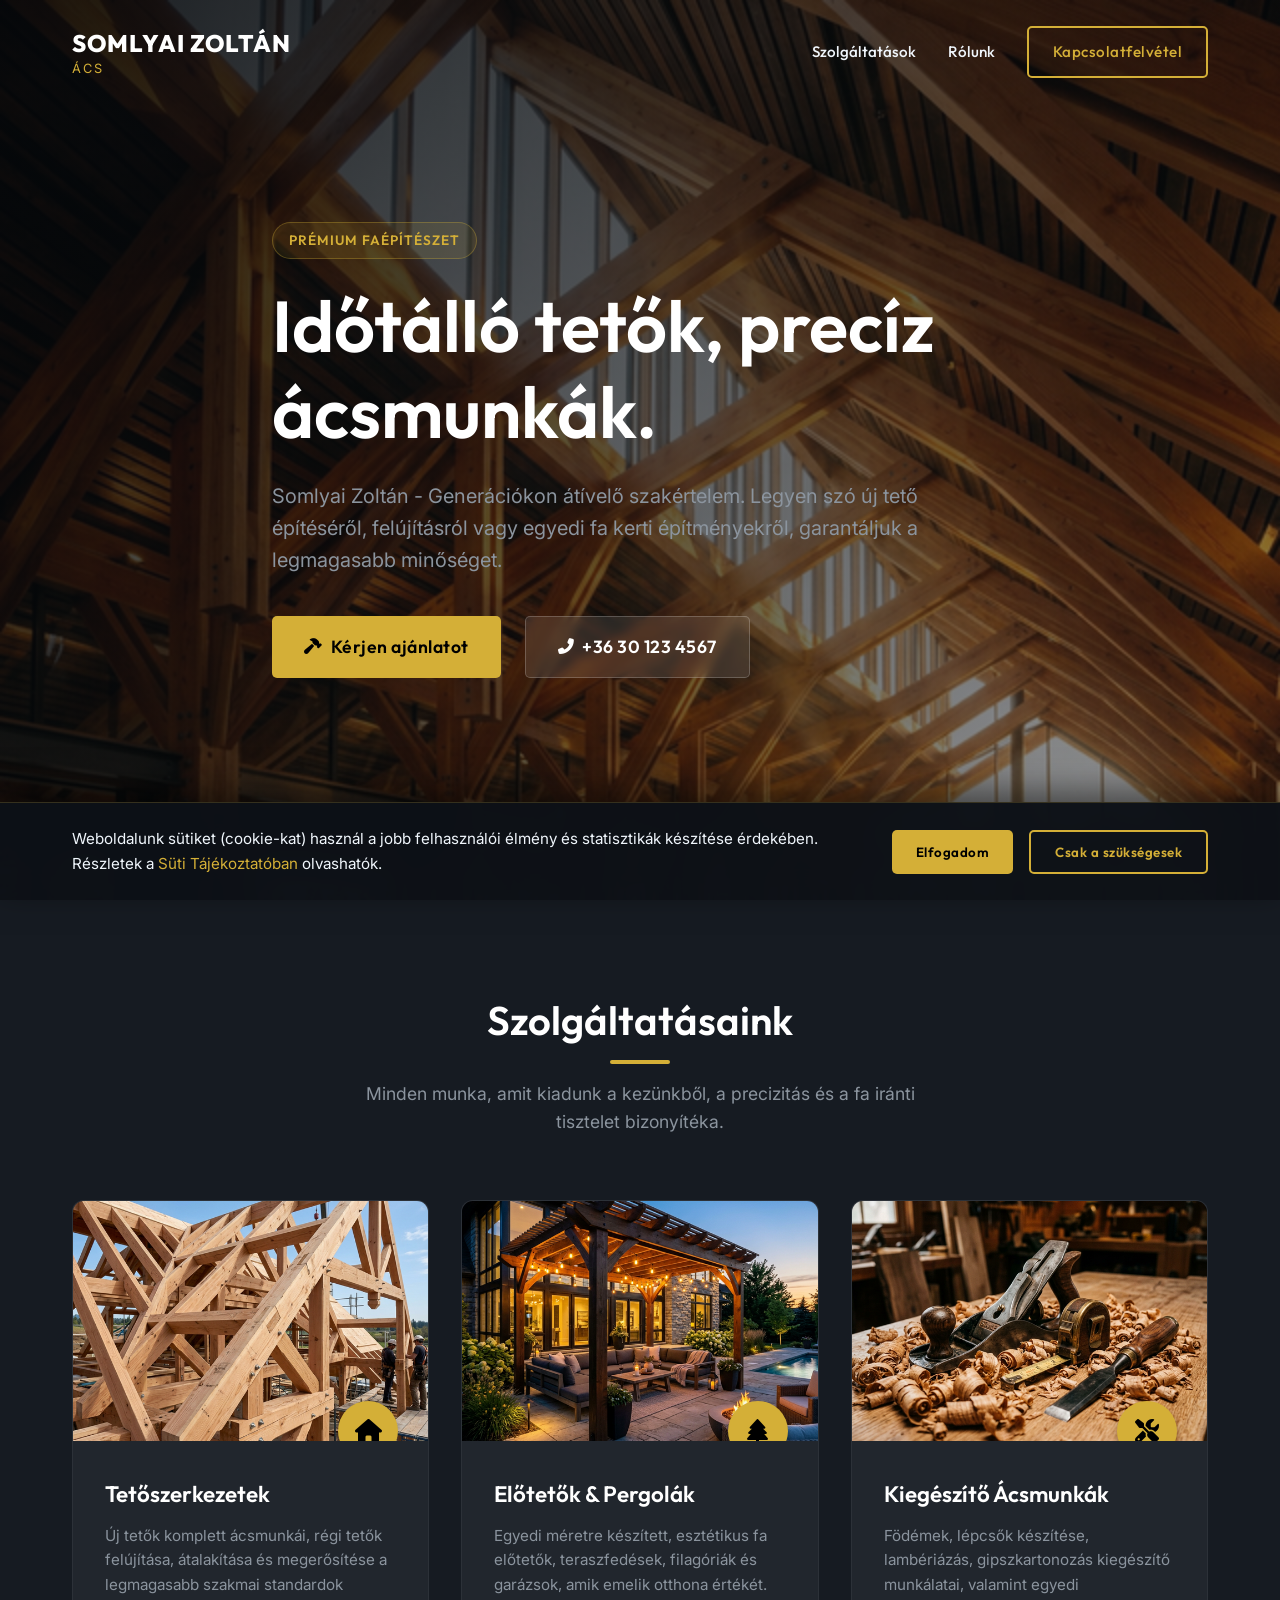
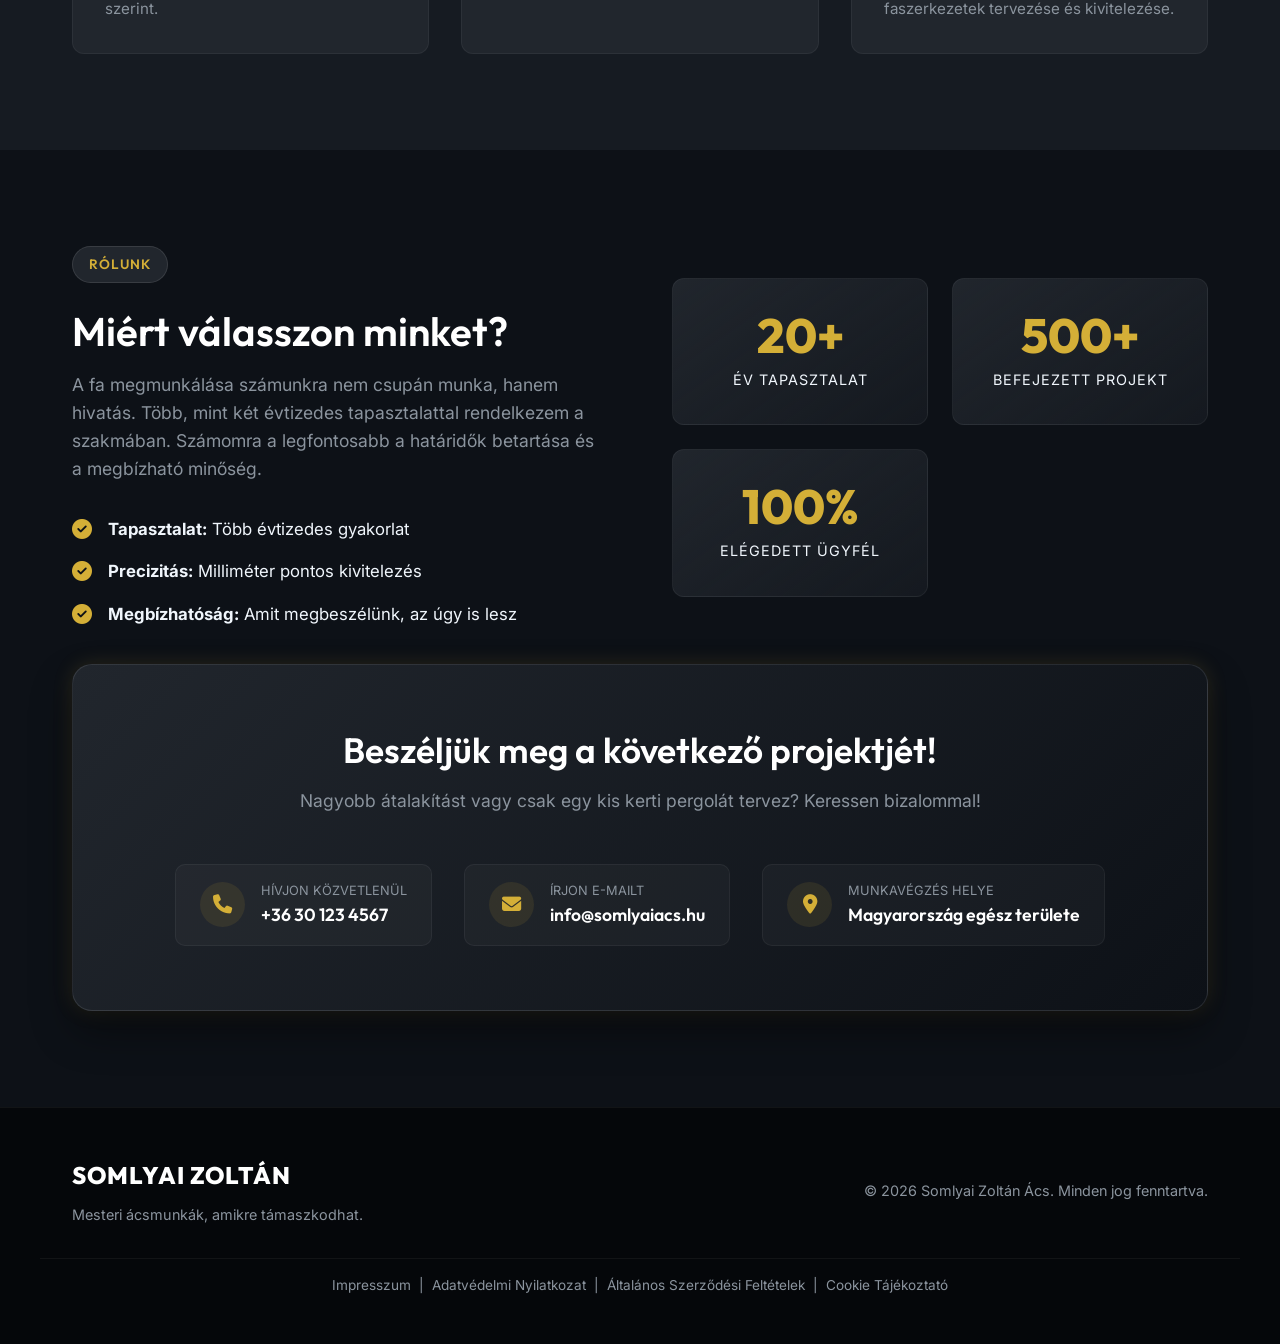
<file: index.html>
<!DOCTYPE html>
<html lang="hu">

<head>
    <meta charset="UTF-8">
    <meta name="viewport" content="width=device-width, initial-scale=1.0">
    <title>Somlyai Zoltán | Mesteri Ácsmunkák és Tetőszerkezetek</title>
    <meta name="description"
        content="Minőségi ácsmunkák, tetőszerkezetek készítése és felújítása, előtetők építése. Forduljon Somlyai Zoltánhoz bizalommal a precíz és időtálló faépítményekért!">
    <meta name="keywords" content="ács, ácsmunka, tetőszerkezet, előtető, filagória, tetőfelújítás, faépítmény">
    <meta name="author" content="Somlyai Zoltán">
    <link rel="canonical" href="https://somlyaiacs.hu/">

    <!-- Open Graph (Facebook/LinkedIn) -->
    <meta property="og:type" content="website">
    <meta property="og:url" content="https://somlyaiacs.hu/">
    <meta property="og:title" content="Somlyai Zoltán | Mesteri Ácsmunkák és Tetőszerkezetek">
    <meta property="og:description"
        content="Minőségi ácsmunkák, tetőszerkezetek készítése és felújítása, előtetők építése. Precíz és időtálló faépítmények.">
    <meta property="og:image" content="https://somlyaiacs.hu/images/hero_bg_1773068488804.png">

    <!-- Twitter Card -->
    <meta name="twitter:card" content="summary_large_image">
    <meta name="twitter:title" content="Somlyai Zoltán | Mesteri Ácsmunkák és Tetőszerkezetek">
    <meta name="twitter:description" content="Minőségi ácsmunkák, tetőszerkezetek, előtetők. Precíz kivitelezés.">
    <meta name="twitter:image" content="https://somlyaiacs.hu/images/hero_bg_1773068488804.png">

    <!-- JSON-LD Structured Data -->
    <script type="application/ld+json">
    {
      "@context": "https://schema.org",
      "@type": "Carpenter",
      "name": "Somlyai Zoltán Ács",
      "image": "https://somlyaiacs.hu/images/hero_bg_1773068488804.png",
      "url": "https://somlyaiacs.hu/",
      "telephone": "+36301234567",
      "email": "info@somlyaiacs.hu",
      "description": "Mesteri ácsmunkák, tetőszerkezetek és egyedi faépítmények készítése.",
      "address": {
        "@type": "PostalAddress",
        "addressCountry": "HU"
      },
      "areaServed": "Hungary"
    }
    </script>

    <!-- Google Fonts -->
    <link rel="preconnect" href="https://fonts.googleapis.com">
    <link rel="preconnect" href="https://fonts.gstatic.com" crossorigin>
    <link
        href="https://fonts.googleapis.com/css2?family=Inter:wght@400;500;600&family=Outfit:wght@300;400;600;800&display=swap"
        rel="stylesheet">

    <!-- Icons -->
    <link rel="stylesheet" href="https://cdnjs.cloudflare.com/ajax/libs/font-awesome/6.4.0/css/all.min.css">

    <!-- Custom CSS -->
    <link rel="stylesheet" href="css/style.css">
</head>

<body>

    <!-- Navigation -->
    <nav class="navbar" id="navbar">
        <div class="container nav-container">
            <a href="#" class="logo">
                <span class="logo-name">Somlyai Zoltán</span>
                <span class="logo-title">Ács</span>
            </a>
            <div class="nav-links">
                <a href="#elerheto-szolgaltatasok" class="nav-link">Szolgáltatások</a>
                <a href="#rolunk" class="nav-link">Rólunk</a>
                <a href="#kapcsolat" class="nav-link btn btn-primary-outline">Kapcsolatfelvétel</a>
            </div>
            <button class="mobile-menu-btn" aria-label="Menü megnyitása">
                <i class="fas fa-bars"></i>
            </button>
        </div>
    </nav>

    <!-- Mobile Menu -->
    <div class="mobile-menu">
        <button class="close-menu-btn" aria-label="Menü bezárása">
            <i class="fas fa-times"></i>
        </button>
        <div class="mobile-links">
            <a href="#elerheto-szolgaltatasok" class="mobile-link">Szolgáltatások</a>
            <a href="#rolunk" class="mobile-link">Rólunk</a>
            <a href="#kapcsolat" class="mobile-link btn btn-primary">Hívjon Most</a>
        </div>
    </div>

    <!-- Hero Section -->
    <header class="hero" id="kezdooldal">
        <div class="hero-bg" style="background-image: url('images/hero_bg_1773068488804.png');"></div>
        <div class="hero-overlay"></div>
        <div class="container hero-content">
            <div class="badge fade-up">Prémium Faépítészet</div>
            <h1 class="fade-up delay-1">Időtálló tetők, precíz ácsmunkák.</h1>
            <p class="fade-up delay-2">Somlyai Zoltán - Generációkon átívelő szakértelem. Legyen szó új tető építéséről,
                felújításról vagy egyedi fa kerti építményekről, garantáljuk a legmagasabb minőséget.</p>
            <div class="hero-buttons fade-up delay-3">
                <a href="#kapcsolat" class="btn btn-primary btn-large">
                    <i class="fas fa-hammer"></i> Kérjen ajánlatot
                </a>
                <a href="tel:+36301234567" class="btn btn-secondary btn-large">
                    <i class="fas fa-phone-alt"></i> +36 30 123 4567
                </a>
            </div>
        </div>
    </header>

    <!-- Services Section -->
    <section class="services" id="elerheto-szolgaltatasok">
        <div class="container">
            <div class="section-header text-center fade-in">
                <h2 class="section-title">Szolgáltatásaink</h2>
                <div class="divider"></div>
                <p class="section-subtitle">Minden munka, amit kiadunk a kezünkből, a precizitás és a fa iránti
                    tisztelet bizonyítéka.</p>
            </div>

            <div class="services-grid">
                <!-- Service 1 -->
                <div class="service-card reveal-from-bottom">
                    <div class="service-img-wrapper">
                        <img src="images/service_roof_1773068505379.png" alt="Tetőszerkezetek készítése"
                            class="service-img">
                        <div class="service-icon"><i class="fas fa-home"></i></div>
                    </div>
                    <div class="service-content">
                        <h3>Tetőszerkezetek</h3>
                        <p>Új tetők komplett ácsmunkái, régi tetők felújítása, átalakítása és megerősítése a legmagasabb
                            szakmai standardok szerint.</p>
                    </div>
                </div>

                <!-- Service 2 -->
                <div class="service-card reveal-from-bottom delay-1">
                    <div class="service-img-wrapper">
                        <img src="images/service_pergola_1773068520284.png" alt="Előtetők és filagóriák"
                            class="service-img">
                        <div class="service-icon"><i class="fas fa-tree"></i></div>
                    </div>
                    <div class="service-content">
                        <h3>Előtetők & Pergolák</h3>
                        <p>Egyedi méretre készített, esztétikus fa előtetők, teraszfedések, filagóriák és garázsok, amik
                            emelik otthona értékét.</p>
                    </div>
                </div>

                <!-- Service 3 -->
                <div class="service-card reveal-from-bottom delay-2">
                    <div class="service-img-wrapper">
                        <img src="images/service_general_1773068536044.png" alt="Általános ácsmunkák"
                            class="service-img">
                        <div class="service-icon"><i class="fas fa-tools"></i></div>
                    </div>
                    <div class="service-content">
                        <h3>Kiegészítő Ácsmunkák</h3>
                        <p>Födémek, lépcsők készítése, lambériázás, gipszkartonozás kiegészítő munkálatai, valamint
                            egyedi faszerkezetek tervezése és kivitelezése.</p>
                    </div>
                </div>
            </div>
        </div>
    </section>

    <!-- About Section -->
    <section class="about" id="rolunk">
        <div class="container">
            <div class="about-grid">
                <div class="about-content reveal-from-left">
                    <div class="badge badge-dark">Rólunk</div>
                    <h2 class="section-title">Miért válasszon minket?</h2>
                    <p class="about-text">A fa megmunkálása számunkra nem csupán munka, hanem hivatás. Több, mint két
                        évtizedes tapasztalattal rendelkezem a szakmában. Számomra a legfontosabb a határidők betartása
                        és a megbízható minőség.</p>
                    <ul class="about-features">
                        <li>
                            <i class="fas fa-check-circle text-primary"></i>
                            <div>
                                <strong>Tapasztalat:</strong> <span class="feature-desc">Több évtizedes gyakorlat</span>
                            </div>
                        </li>
                        <li>
                            <i class="fas fa-check-circle text-primary"></i>
                            <div>
                                <strong>Precizitás:</strong> <span class="feature-desc">Milliméter pontos
                                    kivitelezés</span>
                            </div>
                        </li>
                        <li>
                            <i class="fas fa-check-circle text-primary"></i>
                            <div>
                                <strong>Megbízhatóság:</strong> <span class="feature-desc">Amit megbeszélünk, az úgy is
                                    lesz</span>
                            </div>
                        </li>
                    </ul>
                </div>
                <div class="about-stats reveal-from-right">
                    <div class="stat-box">
                        <span class="stat-number">20+</span>
                        <span class="stat-label">Év Tapasztalat</span>
                    </div>
                    <div class="stat-box">
                        <span class="stat-number">500+</span>
                        <span class="stat-label">Befejezett Projekt</span>
                    </div>
                    <div class="stat-box">
                        <span class="stat-number">100%</span>
                        <span class="stat-label">Elégedett Ügyfél</span>
                    </div>
                </div>
            </div>
        </div>
    </section>

    <!-- Call to Action / Contact Info -->
    <section class="contact" id="kapcsolat">
        <div class="container contact-container reveal-scale">
            <div class="contact-box">
                <h2>Beszéljük meg a következő projektjét!</h2>
                <p>Nagyobb átalakítást vagy csak egy kis kerti pergolát tervez? Keressen bizalommal!</p>
                <div class="contact-methods">
                    <a href="tel:+36301234567" class="contact-item">
                        <div class="contact-icon"><i class="fas fa-phone"></i></div>
                        <div>
                            <span class="contact-label">Hívjon közvetlenül</span>
                            <span class="contact-value">+36 30 123 4567</span>
                        </div>
                    </a>
                    <a href="mailto:info@somlyaiacs.hu" class="contact-item">
                        <div class="contact-icon"><i class="fas fa-envelope"></i></div>
                        <div>
                            <span class="contact-label">Írjon e-mailt</span>
                            <span class="contact-value">info@somlyaiacs.hu</span>
                        </div>
                    </a>
                    <div class="contact-item">
                        <div class="contact-icon"><i class="fas fa-map-marker-alt"></i></div>
                        <div>
                            <span class="contact-label">Munkavégzés helye</span>
                            <span class="contact-value">Magyarország egész területe</span>
                        </div>
                    </div>
                </div>
            </div>
        </div>
    </section>

    <!-- Footer -->
    <footer>
        <div class="container footer-content">
            <div class="footer-brand">
                <span class="logo-name">Somlyai Zoltán</span>
                <p>Mesteri ácsmunkák, amikre támaszkodhat.</p>
            </div>
            <div class="footer-copyright">
                &copy; <span id="year"></span> Somlyai Zoltán Ács. Minden jog fenntartva.
            </div>
        </div>
        <div class="container text-center" style="margin-top: 2rem; border-top: 1px solid rgba(255, 255, 255, 0.05); padding-top: 1rem;">
            <div style="font-size: 0.85rem; color: var(--clr-text-muted);">
                <a href="impresszum.html">Impresszum</a> &nbsp;|&nbsp; 
                <a href="adatkezeles.html">Adatvédelmi Nyilatkozat</a> &nbsp;|&nbsp; 
                <a href="aszf.html">Általános Szerződési Feltételek</a> &nbsp;|&nbsp; 
                <a href="sutik.html">Cookie Tájékoztató</a>
            </div>
        </div>
    </footer>

    <!-- Cookie Banner -->
    <div id="cookie-banner" class="cookie-banner">
        <div class="cookie-content">
            <p>Weboldalunk sütiket (cookie-kat) használ a jobb felhasználói élmény és statisztikák készítése érdekében. Részletek a <a href="sutik.html" class="text-primary">Süti Tájékoztatóban</a> olvashatók.</p>
            <div class="cookie-buttons">
                <button id="accept-cookies" class="btn btn-primary">Elfogadom</button>
                <button id="reject-cookies" class="btn btn-primary-outline">Csak a szükségesek</button>
            </div>
        </div>
    </div>

    <!-- Script -->
    <script src="js/script.js"></script>
</body>

</html>
</file>
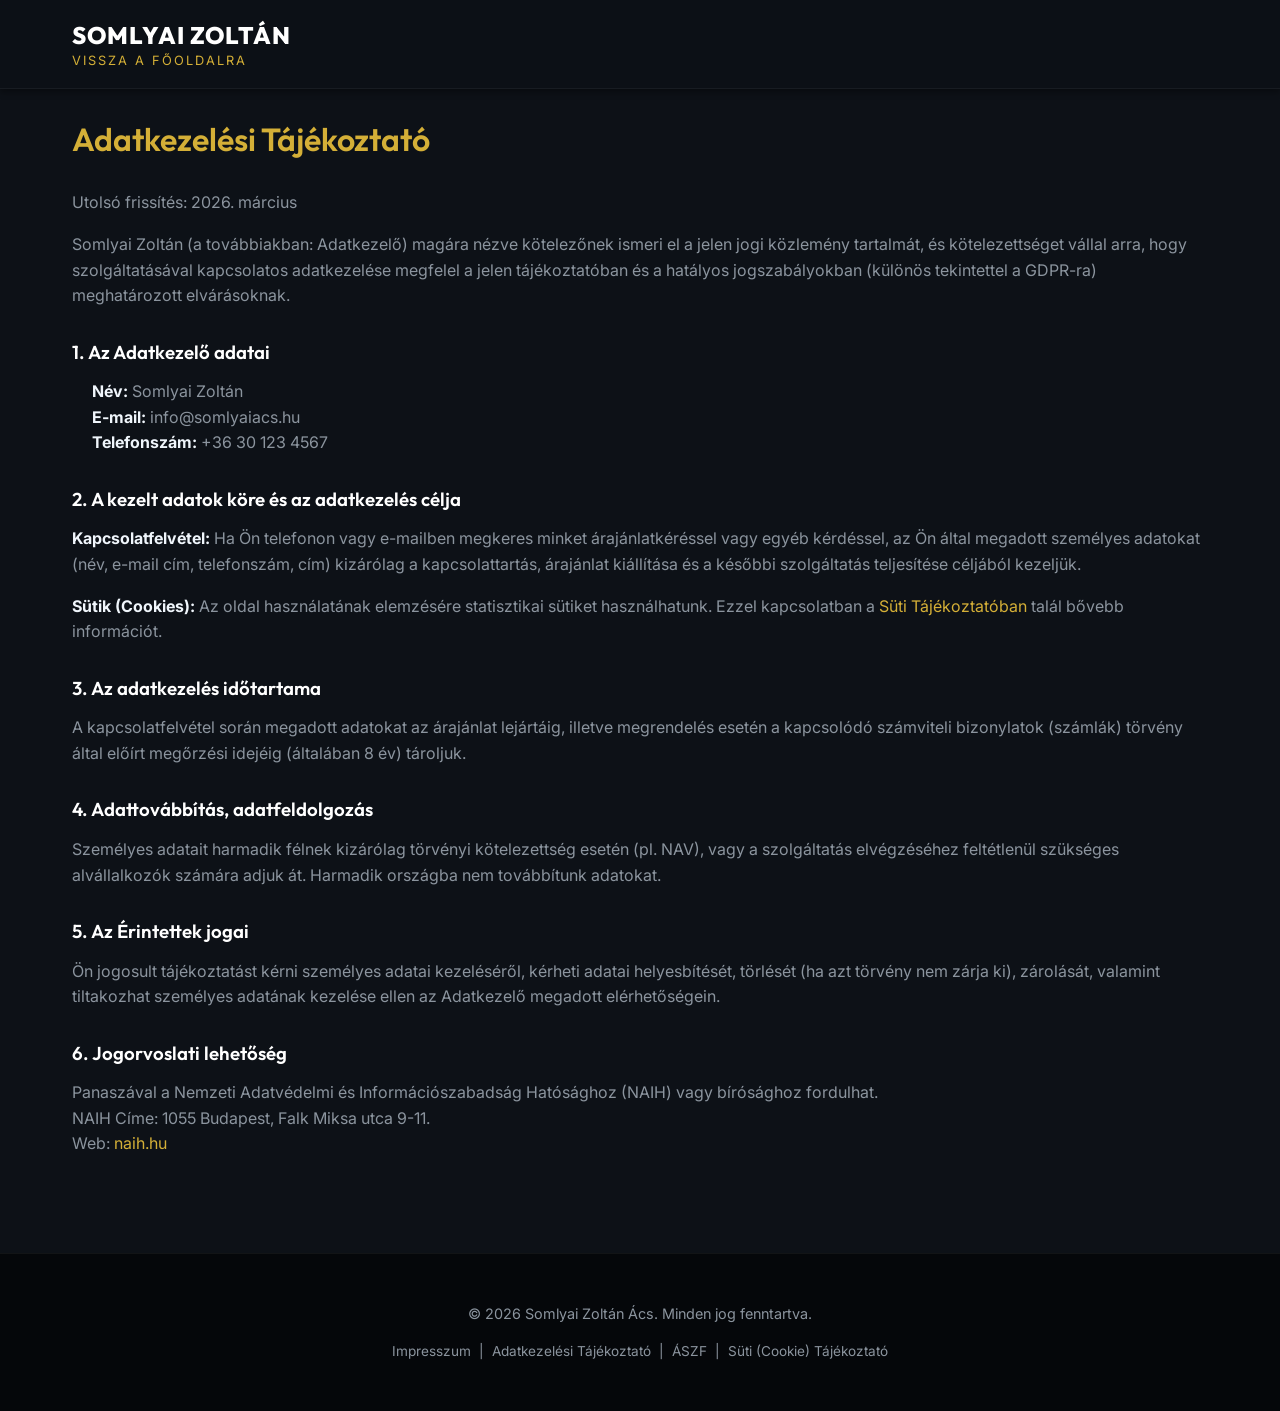
<file: adatkezeles.html>
<!DOCTYPE html>
<html lang="hu">
<head>
    <meta charset="UTF-8">
    <meta name="viewport" content="width=device-width, initial-scale=1.0">
    <title>Adatkezelési Tájékoztató | Somlyai Zoltán</title>
    <!-- Google Fonts -->
    <link rel="preconnect" href="https://fonts.googleapis.com">
    <link rel="preconnect" href="https://fonts.gstatic.com" crossorigin>
    <link href="https://fonts.googleapis.com/css2?family=Inter:wght@400;500;600&family=Outfit:wght@300;400;600;800&display=swap" rel="stylesheet">
    <link rel="stylesheet" href="https://cdnjs.cloudflare.com/ajax/libs/font-awesome/6.4.0/css/all.min.css">
    <link rel="stylesheet" href="css/style.css">
    <style>
        .legal-page { padding-top: 120px; padding-bottom: 80px; min-height: 80vh; }
        .legal-content h1 { margin-bottom: 2rem; color: var(--clr-primary); }
        .legal-content h2, .legal-content h3 { margin-top: 2rem; margin-bottom: 1rem; color: white; }
        .legal-content p, .legal-content ul { color: var(--clr-text-muted); margin-bottom: 1rem; }
        .legal-content ul { margin-left: 20px; }
        .legal-content strong { color: var(--clr-text-main); }
    </style>
</head>
<body>
    <nav class="navbar scrolled" id="navbar">
        <div class="container nav-container">
            <a href="index.html" class="logo">
                <span class="logo-name">Somlyai Zoltán</span>
                <span class="logo-title">Vissza a főoldalra</span>
            </a>
        </div>
    </nav>

    <main class="legal-page">
        <div class="container legal-content">
            <h1>Adatkezelési Tájékoztató</h1>
            <p>Utolsó frissítés: 2026. március</p>
            <p>Somlyai Zoltán (a továbbiakban: Adatkezelő) magára nézve kötelezőnek ismeri el a jelen jogi közlemény tartalmát, és kötelezettséget vállal arra, hogy szolgáltatásával kapcsolatos adatkezelése megfelel a jelen tájékoztatóban és a hatályos jogszabályokban (különös tekintettel a GDPR-ra) meghatározott elvárásoknak.</p>

            <h3>1. Az Adatkezelő adatai</h3>
            <ul>
                <li><strong>Név:</strong> Somlyai Zoltán</li>
                <li><strong>E-mail:</strong> info@somlyaiacs.hu</li>
                <li><strong>Telefonszám:</strong> +36 30 123 4567</li>
            </ul>

            <h3>2. A kezelt adatok köre és az adatkezelés célja</h3>
            <p><strong>Kapcsolatfelvétel:</strong> Ha Ön telefonon vagy e-mailben megkeres minket árajánlatkéréssel vagy egyéb kérdéssel, az Ön által megadott személyes adatokat (név, e-mail cím, telefonszám, cím) kizárólag a kapcsolattartás, árajánlat kiállítása és a későbbi szolgáltatás teljesítése céljából kezeljük.</p>
            <p><strong>Sütik (Cookies):</strong> Az oldal használatának elemzésére statisztikai sütiket használhatunk. Ezzel kapcsolatban a <a href="sutik.html" class="text-primary">Süti Tájékoztatóban</a> talál bővebb információt.</p>

            <h3>3. Az adatkezelés időtartama</h3>
            <p>A kapcsolatfelvétel során megadott adatokat az árajánlat lejártáig, illetve megrendelés esetén a kapcsolódó számviteli bizonylatok (számlák) törvény által előírt megőrzési idejéig (általában 8 év) tároljuk.</p>

            <h3>4. Adattovábbítás, adatfeldolgozás</h3>
            <p>Személyes adatait harmadik félnek kizárólag törvényi kötelezettség esetén (pl. NAV), vagy a szolgáltatás elvégzéséhez feltétlenül szükséges alvállalkozók számára adjuk át. Harmadik országba nem továbbítunk adatokat.</p>

            <h3>5. Az Érintettek jogai</h3>
            <p>Ön jogosult tájékoztatást kérni személyes adatai kezeléséről, kérheti adatai helyesbítését, törlését (ha azt törvény nem zárja ki), zárolását, valamint tiltakozhat személyes adatának kezelése ellen az Adatkezelő megadott elérhetőségein.</p>

            <h3>6. Jogorvoslati lehetőség</h3>
            <p>Panaszával a Nemzeti Adatvédelmi és Információszabadság Hatósághoz (NAIH) vagy bírósághoz fordulhat.<br>NAIH Címe: 1055 Budapest, Falk Miksa utca 9-11.<br>Web: <a href="https://naih.hu" target="_blank" class="text-primary">naih.hu</a></p>
        </div>
    </main>

    <footer>
        <div class="container footer-content text-center" style="display:block; text-align:center;">
            <div class="footer-copyright" style="margin-bottom: 1rem;">
                &copy; <span id="year"></span> Somlyai Zoltán Ács. Minden jog fenntartva.
            </div>
            <div style="font-size: 0.85rem; color: var(--clr-text-muted);">
                <a href="impresszum.html">Impresszum</a> &nbsp;|&nbsp; 
                <a href="adatkezeles.html">Adatkezelési Tájékoztató</a> &nbsp;|&nbsp; 
                <a href="aszf.html">ÁSZF</a> &nbsp;|&nbsp; 
                <a href="sutik.html">Süti (Cookie) Tájékoztató</a>
            </div>
        </div>
    </footer>
    <script>document.getElementById('year').textContent = new Date().getFullYear();</script>
</body>
</html>
</file>
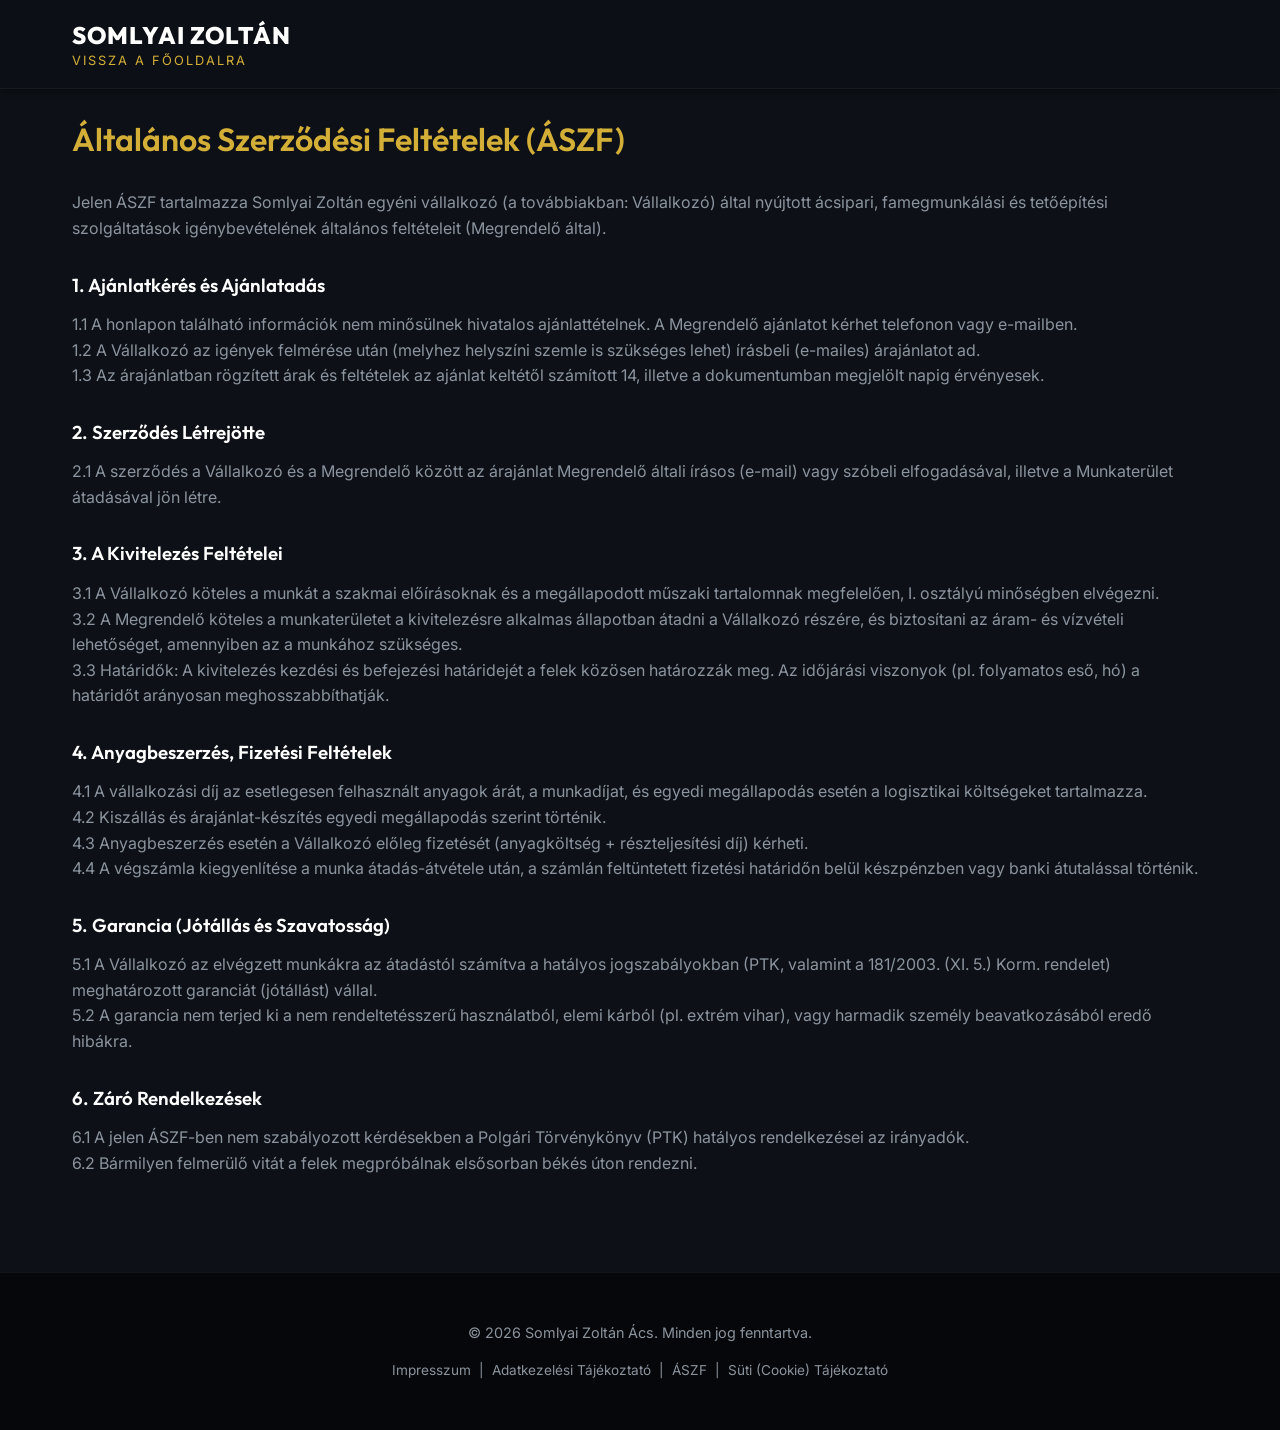
<file: aszf.html>
<!DOCTYPE html>
<html lang="hu">
<head>
    <meta charset="UTF-8">
    <meta name="viewport" content="width=device-width, initial-scale=1.0">
    <title>Általános Szerződési Feltételek | Somlyai Zoltán</title>
    <!-- Google Fonts -->
    <link rel="preconnect" href="https://fonts.googleapis.com">
    <link rel="preconnect" href="https://fonts.gstatic.com" crossorigin>
    <link href="https://fonts.googleapis.com/css2?family=Inter:wght@400;500;600&family=Outfit:wght@300;400;600;800&display=swap" rel="stylesheet">
    <link rel="stylesheet" href="https://cdnjs.cloudflare.com/ajax/libs/font-awesome/6.4.0/css/all.min.css">
    <link rel="stylesheet" href="css/style.css">
    <style>
        .legal-page { padding-top: 120px; padding-bottom: 80px; min-height: 80vh; }
        .legal-content h1 { margin-bottom: 2rem; color: var(--clr-primary); }
        .legal-content h2, .legal-content h3 { margin-top: 2rem; margin-bottom: 1rem; color: white; }
        .legal-content p, .legal-content ul { color: var(--clr-text-muted); margin-bottom: 1rem; }
        .legal-content ul { margin-left: 20px; }
        .legal-content strong { color: var(--clr-text-main); }
    </style>
</head>
<body>
    <nav class="navbar scrolled" id="navbar">
        <div class="container nav-container">
            <a href="index.html" class="logo">
                <span class="logo-name">Somlyai Zoltán</span>
                <span class="logo-title">Vissza a főoldalra</span>
            </a>
        </div>
    </nav>

    <main class="legal-page">
        <div class="container legal-content">
            <h1>Általános Szerződési Feltételek (ÁSZF)</h1>
            <p>Jelen ÁSZF tartalmazza Somlyai Zoltán egyéni vállalkozó (a továbbiakban: Vállalkozó) által nyújtott ácsipari, famegmunkálási és tetőépítési szolgáltatások igénybevételének általános feltételeit (Megrendelő által).</p>

            <h3>1. Ajánlatkérés és Ajánlatadás</h3>
            <p>1.1 A honlapon található információk nem minősülnek hivatalos ajánlattételnek. A Megrendelő ajánlatot kérhet telefonon vagy e-mailben.<br>
               1.2 A Vállalkozó az igények felmérése után (melyhez helyszíni szemle is szükséges lehet) írásbeli (e-mailes) árajánlatot ad.<br>
               1.3 Az árajánlatban rögzített árak és feltételek az ajánlat keltétől számított 14, illetve a dokumentumban megjelölt napig érvényesek.</p>

            <h3>2. Szerződés Létrejötte</h3>
            <p>2.1 A szerződés a Vállalkozó és a Megrendelő között az árajánlat Megrendelő általi írásos (e-mail) vagy szóbeli elfogadásával, illetve a Munkaterület átadásával jön létre.</p>

            <h3>3. A Kivitelezés Feltételei</h3>
            <p>3.1 A Vállalkozó köteles a munkát a szakmai előírásoknak és a megállapodott műszaki tartalomnak megfelelően, I. osztályú minőségben elvégezni.<br>
               3.2 A Megrendelő köteles a munkaterületet a kivitelezésre alkalmas állapotban átadni a Vállalkozó részére, és biztosítani az áram- és vízvételi lehetőséget, amennyiben az a munkához szükséges.<br>
               3.3 Határidők: A kivitelezés kezdési és befejezési határidejét a felek közösen határozzák meg. Az időjárási viszonyok (pl. folyamatos eső, hó) a határidőt arányosan meghosszabbíthatják.</p>

            <h3>4. Anyagbeszerzés, Fizetési Feltételek</h3>
            <p>4.1 A vállalkozási díj az esetlegesen felhasznált anyagok árát, a munkadíjat, és egyedi megállapodás esetén a logisztikai költségeket tartalmazza.<br>
               4.2 Kiszállás és árajánlat-készítés egyedi megállapodás szerint történik.<br>
               4.3 Anyagbeszerzés esetén a Vállalkozó előleg fizetését (anyagköltség + részteljesítési díj) kérheti.<br>
               4.4 A végszámla kiegyenlítése a munka átadás-átvétele után, a számlán feltüntetett fizetési határidőn belül készpénzben vagy banki átutalással történik.</p>

            <h3>5. Garancia (Jótállás és Szavatosság)</h3>
            <p>5.1 A Vállalkozó az elvégzett munkákra az átadástól számítva a hatályos jogszabályokban (PTK, valamint a 181/2003. (XI. 5.) Korm. rendelet) meghatározott garanciát (jótállást) vállal.<br>
               5.2 A garancia nem terjed ki a nem rendeltetésszerű használatból, elemi kárból (pl. extrém vihar), vagy harmadik személy beavatkozásából eredő hibákra.</p>

            <h3>6. Záró Rendelkezések</h3>
            <p>6.1 A jelen ÁSZF-ben nem szabályozott kérdésekben a Polgári Törvénykönyv (PTK) hatályos rendelkezései az irányadók.<br>
               6.2 Bármilyen felmerülő vitát a felek megpróbálnak elsősorban békés úton rendezni.</p>
        </div>
    </main>

    <footer>
        <div class="container footer-content text-center" style="display:block; text-align:center;">
            <div class="footer-copyright" style="margin-bottom: 1rem;">
                &copy; <span id="year"></span> Somlyai Zoltán Ács. Minden jog fenntartva.
            </div>
            <div style="font-size: 0.85rem; color: var(--clr-text-muted);">
                <a href="impresszum.html">Impresszum</a> &nbsp;|&nbsp; 
                <a href="adatkezeles.html">Adatkezelési Tájékoztató</a> &nbsp;|&nbsp; 
                <a href="aszf.html">ÁSZF</a> &nbsp;|&nbsp; 
                <a href="sutik.html">Süti (Cookie) Tájékoztató</a>
            </div>
        </div>
    </footer>
    <script>document.getElementById('year').textContent = new Date().getFullYear();</script>
</body>
</html>
</file>
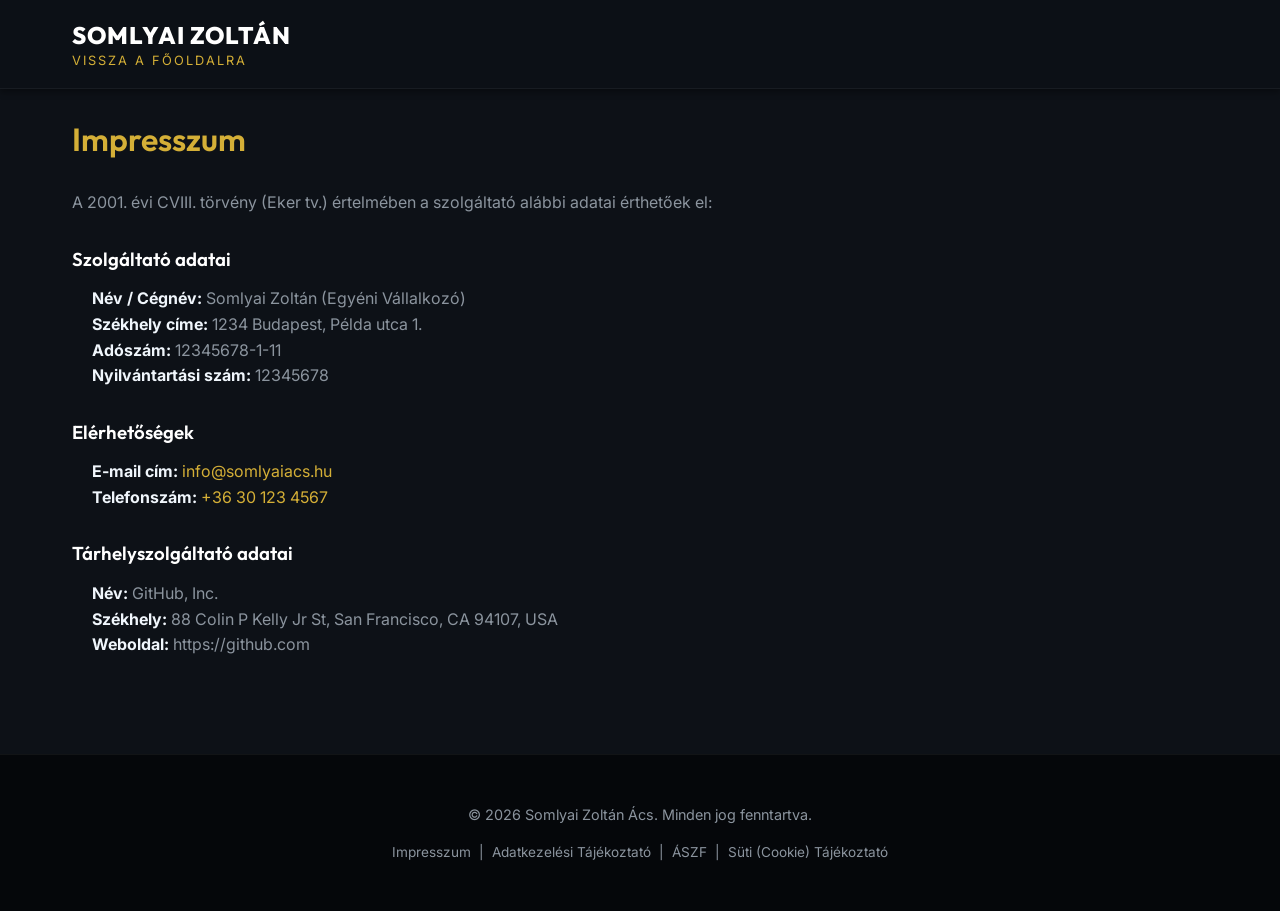
<file: impresszum.html>
<!DOCTYPE html>
<html lang="hu">
<head>
    <meta charset="UTF-8">
    <meta name="viewport" content="width=device-width, initial-scale=1.0">
    <title>Impresszum | Somlyai Zoltán</title>
    <!-- Google Fonts -->
    <link rel="preconnect" href="https://fonts.googleapis.com">
    <link rel="preconnect" href="https://fonts.gstatic.com" crossorigin>
    <link href="https://fonts.googleapis.com/css2?family=Inter:wght@400;500;600&family=Outfit:wght@300;400;600;800&display=swap" rel="stylesheet">
    <link rel="stylesheet" href="https://cdnjs.cloudflare.com/ajax/libs/font-awesome/6.4.0/css/all.min.css">
    <link rel="stylesheet" href="css/style.css">
    <style>
        .legal-page { padding-top: 120px; padding-bottom: 80px; min-height: 80vh; }
        .legal-content h1 { margin-bottom: 2rem; color: var(--clr-primary); }
        .legal-content h2, .legal-content h3 { margin-top: 2rem; margin-bottom: 1rem; color: white; }
        .legal-content p, .legal-content ul { color: var(--clr-text-muted); margin-bottom: 1rem; }
        .legal-content ul { margin-left: 20px; }
        .legal-content strong { color: var(--clr-text-main); }
    </style>
</head>
<body>
    <nav class="navbar scrolled" id="navbar">
        <div class="container nav-container">
            <a href="index.html" class="logo">
                <span class="logo-name">Somlyai Zoltán</span>
                <span class="logo-title">Vissza a főoldalra</span>
            </a>
        </div>
    </nav>

    <main class="legal-page">
        <div class="container legal-content">
            <h1>Impresszum</h1>
            <p>A 2001. évi CVIII. törvény (Eker tv.) értelmében a szolgáltató alábbi adatai érthetőek el:</p>
            
            <h3>Szolgáltató adatai</h3>
            <ul>
                <li><strong>Név / Cégnév:</strong> Somlyai Zoltán (Egyéni Vállalkozó)</li>
                <li><strong>Székhely címe:</strong> 1234 Budapest, Példa utca 1.</li>
                <li><strong>Adószám:</strong> 12345678-1-11</li>
                <li><strong>Nyilvántartási szám:</strong> 12345678</li>
            </ul>

            <h3>Elérhetőségek</h3>
            <ul>
                <li><strong>E-mail cím:</strong> <a href="mailto:info@somlyaiacs.hu" class="text-primary">info@somlyaiacs.hu</a></li>
                <li><strong>Telefonszám:</strong> <a href="tel:+36301234567" class="text-primary">+36 30 123 4567</a></li>
            </ul>

            <h3>Tárhelyszolgáltató adatai</h3>
            <ul>
                <li><strong>Név:</strong> GitHub, Inc.</li>
                <li><strong>Székhely:</strong> 88 Colin P Kelly Jr St, San Francisco, CA 94107, USA</li>
                <li><strong>Weboldal:</strong> https://github.com</li>
            </ul>
        </div>
    </main>

    <footer>
        <div class="container footer-content text-center" style="display:block; text-align:center;">
            <div class="footer-copyright" style="margin-bottom: 1rem;">
                &copy; <span id="year"></span> Somlyai Zoltán Ács. Minden jog fenntartva.
            </div>
            <div style="font-size: 0.85rem; color: var(--clr-text-muted);">
                <a href="impresszum.html">Impresszum</a> &nbsp;|&nbsp; 
                <a href="adatkezeles.html">Adatkezelési Tájékoztató</a> &nbsp;|&nbsp; 
                <a href="aszf.html">ÁSZF</a> &nbsp;|&nbsp; 
                <a href="sutik.html">Süti (Cookie) Tájékoztató</a>
            </div>
        </div>
    </footer>
    <script>document.getElementById('year').textContent = new Date().getFullYear();</script>
</body>
</html>
</file>
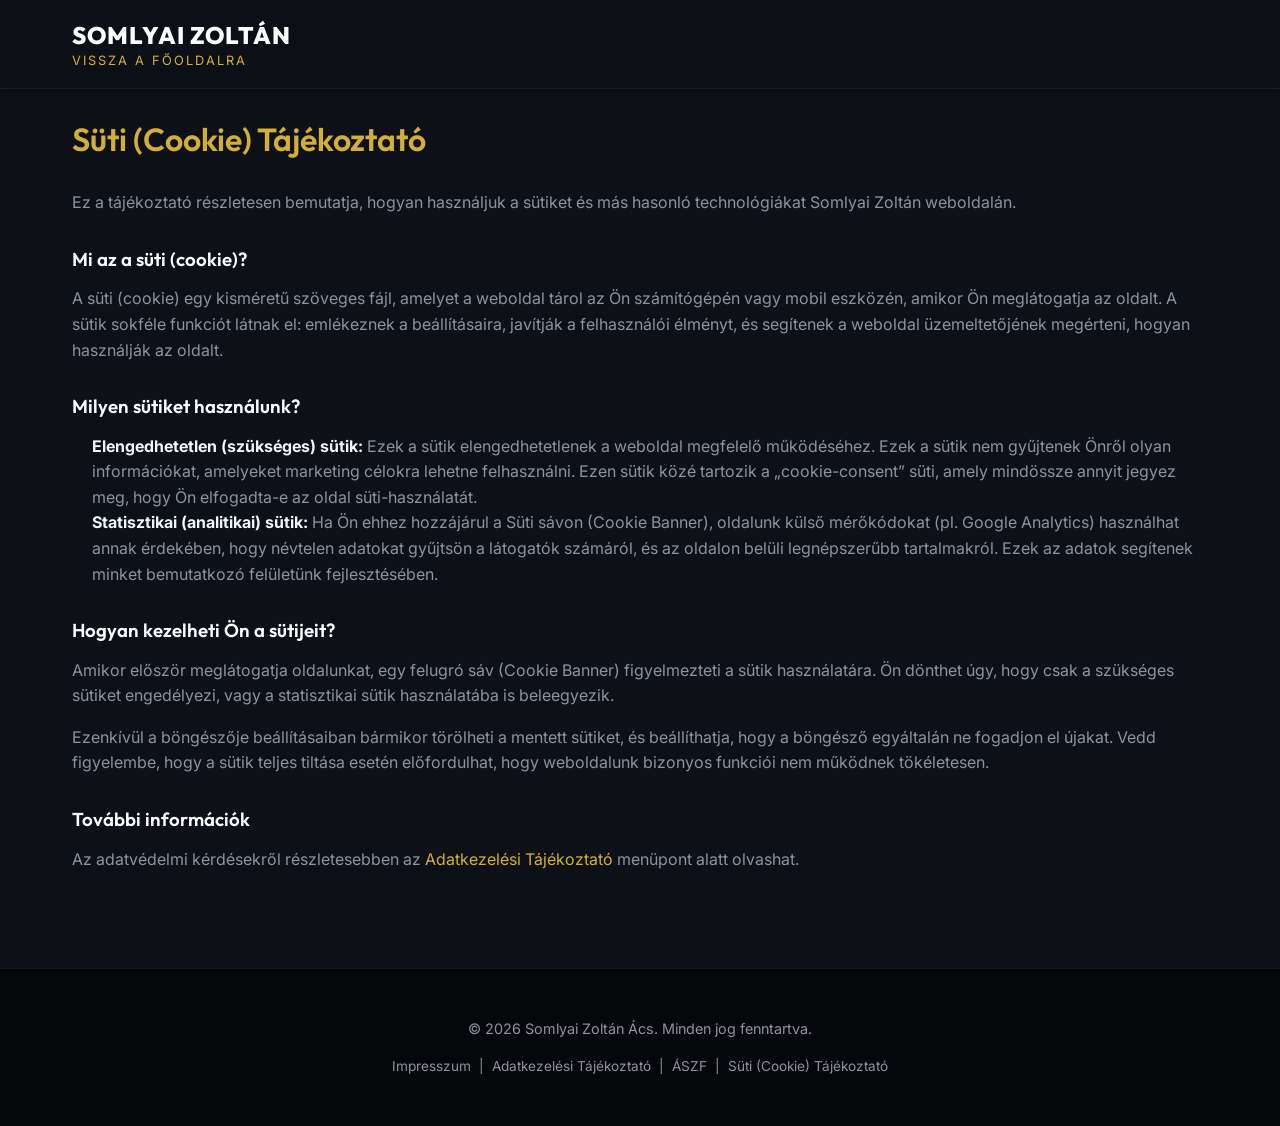
<file: sutik.html>
<!DOCTYPE html>
<html lang="hu">

<head>
    <meta charset="UTF-8">
    <meta name="viewport" content="width=device-width, initial-scale=1.0">
    <title>Süti (Cookie) Tájékoztató | Somlyai Zoltán</title>
    <!-- Google Fonts -->
    <link rel="preconnect" href="https://fonts.googleapis.com">
    <link rel="preconnect" href="https://fonts.gstatic.com" crossorigin>
    <link
        href="https://fonts.googleapis.com/css2?family=Inter:wght@400;500;600&family=Outfit:wght@300;400;600;800&display=swap"
        rel="stylesheet">
    <link rel="stylesheet" href="https://cdnjs.cloudflare.com/ajax/libs/font-awesome/6.4.0/css/all.min.css">
    <link rel="stylesheet" href="css/style.css">
    <style>
        .legal-page {
            padding-top: 120px;
            padding-bottom: 80px;
            min-height: 80vh;
        }

        .legal-content h1 {
            margin-bottom: 2rem;
            color: var(--clr-primary);
        }

        .legal-content h2,
        .legal-content h3 {
            margin-top: 2rem;
            margin-bottom: 1rem;
            color: white;
        }

        .legal-content p,
        .legal-content ul {
            color: var(--clr-text-muted);
            margin-bottom: 1rem;
        }

        .legal-content ul {
            margin-left: 20px;
        }

        .legal-content strong {
            color: var(--clr-text-main);
        }
    </style>
</head>

<body>
    <nav class="navbar scrolled" id="navbar">
        <div class="container nav-container">
            <a href="index.html" class="logo">
                <span class="logo-name">Somlyai Zoltán</span>
                <span class="logo-title">Vissza a főoldalra</span>
            </a>
        </div>
    </nav>

    <main class="legal-page">
        <div class="container legal-content">
            <h1>Süti (Cookie) Tájékoztató</h1>
            <p>Ez a tájékoztató részletesen bemutatja, hogyan használjuk a sütiket és más hasonló technológiákat Somlyai
                Zoltán weboldalán.</p>

            <h3>Mi az a süti (cookie)?</h3>
            <p>A süti (cookie) egy kisméretű szöveges fájl, amelyet a weboldal tárol az Ön számítógépén vagy mobil
                eszközén, amikor Ön meglátogatja az oldalt. A sütik sokféle funkciót látnak el: emlékeznek a
                beállításaira, javítják a felhasználói élményt, és segítenek a weboldal üzemeltetőjének megérteni,
                hogyan használják az oldalt.</p>

            <h3>Milyen sütiket használunk?</h3>
            <ul>
                <li><strong>Elengedhetetlen (szükséges) sütik:</strong> Ezek a sütik elengedhetetlenek a weboldal
                    megfelelő működéséhez. Ezek a sütik nem gyűjtenek Önről olyan információkat, amelyeket marketing
                    célokra lehetne felhasználni. Ezen sütik közé tartozik a „cookie-consent” süti, amely mindössze
                    annyit jegyez meg, hogy Ön elfogadta-e az oldal süti-használatát.</li>
                <li><strong>Statisztikai (analitikai) sütik:</strong> Ha Ön ehhez hozzájárul a Süti sávon (Cookie
                    Banner), oldalunk külső mérőkódokat (pl. Google Analytics) használhat annak érdekében, hogy névtelen
                    adatokat gyűjtsön a látogatók számáról, és az oldalon belüli legnépszerűbb tartalmakról. Ezek az
                    adatok segítenek minket bemutatkozó felületünk fejlesztésében.</li>
            </ul>

            <h3>Hogyan kezelheti Ön a sütijeit?</h3>
            <p>Amikor először meglátogatja oldalunkat, egy felugró sáv (Cookie Banner) figyelmezteti a sütik
                használatára. Ön dönthet úgy, hogy csak a szükséges sütiket engedélyezi, vagy a statisztikai sütik
                használatába is beleegyezik.</p>
            <p>Ezenkívül a böngészője beállításaiban bármikor törölheti a mentett sütiket, és beállíthatja, hogy a
                böngésző egyáltalán ne fogadjon el újakat. Vedd figyelembe, hogy a sütik teljes tiltása esetén
                előfordulhat, hogy weboldalunk bizonyos funkciói nem működnek tökéletesen.</p>

            <h3>További információk</h3>
            <p>Az adatvédelmi kérdésekről részletesebben az <a href="adatkezeles.html" class="text-primary">Adatkezelési
                    Tájékoztató</a> menüpont alatt olvashat.</p>
        </div>
    </main>

    <footer>
        <div class="container footer-content text-center" style="display:block; text-align:center;">
            <div class="footer-copyright" style="margin-bottom: 1rem;">
                &copy; <span id="year"></span> Somlyai Zoltán Ács. Minden jog fenntartva.
            </div>
            <div style="font-size: 0.85rem; color: var(--clr-text-muted);">
                <a href="impresszum.html">Impresszum</a> &nbsp;|&nbsp;
                <a href="adatkezeles.html">Adatkezelési Tájékoztató</a> &nbsp;|&nbsp;
                <a href="aszf.html">ÁSZF</a> &nbsp;|&nbsp;
                <a href="sutik.html">Süti (Cookie) Tájékoztató</a>
            </div>
        </div>
    </footer>
    <script>document.getElementById('year').textContent = new Date().getFullYear();</script>
</body>

</html>
</file>
<file: css/style.css>
/* =========================================
   NEMZETKÖZI (CSS VARIABLES)
   ========================================= */
:root {
    /* Színek (Prémium, Fás, Modern) */
    --clr-bg: #0d1117;
    /* Nagyon sötét kék/szürke az alap BG */
    --clr-bg-alt: #161b22;
    /* Kissé világosabb szekció BG */
    --clr-surface: #21262d;
    /* Kártyák BG */

    --clr-primary: #d4af37;
    /* Prémium arany / friss fa szín */
    --clr-primary-hover: #b8962c;

    --clr-text-main: #f0f6fc;
    /* Fehér/szürkés szöveg bekezdésekhez */
    --clr-text-muted: #8b949e;
    /* Halványabb szürke */

    --clr-accent: #ff8c00;
    /* Melegebb borostyán, fa erezet */

    /* Tipográfia */
    --font-heading: 'Outfit', sans-serif;
    --font-body: 'Inter', sans-serif;

    /* Átmenetek és Árnyékok */
    --transition-fast: 0.2s ease;
    --transition-normal: 0.4s cubic-bezier(0.25, 0.46, 0.45, 0.94);
    --shadow-sm: 0 4px 6px rgba(0, 0, 0, 0.3);
    --shadow-md: 0 10px 20px rgba(0, 0, 0, 0.4);
    --shadow-glow: 0 0 20px rgba(212, 175, 55, 0.15);
}

/* =========================================
   RESET ÉS ALAPOK
   ========================================= */
* {
    margin: 0;
    padding: 0;
    box-sizing: border-box;
}

html {
    scroll-behavior: smooth;
}

body {
    font-family: var(--font-body);
    background-color: var(--clr-bg);
    color: var(--clr-text-main);
    line-height: 1.6;
    overflow-x: hidden;
}

h1,
h2,
h3,
h4,
h5,
h6 {
    font-family: var(--font-heading);
    font-weight: 600;
    line-height: 1.2;
    margin-bottom: 1rem;
}

a {
    text-decoration: none;
    color: inherit;
    transition: var(--transition-fast);
}

ul {
    list-style: none;
}

img {
    max-width: 100%;
    height: auto;
    display: block;
}

.container {
    max-width: 1200px;
    margin: 0 auto;
    padding: 0 2rem;
}

.text-center {
    text-align: center;
}

.text-primary {
    color: var(--clr-primary);
}

/* =========================================
   GOMBOK (BUTTONS)
   ========================================= */
.btn {
    display: inline-flex;
    align-items: center;
    gap: 0.5rem;
    padding: 0.75rem 1.5rem;
    border-radius: 5px;
    font-family: var(--font-heading);
    font-weight: 600;
    letter-spacing: 0.5px;
    cursor: pointer;
    transition: var(--transition-normal);
    border: none;
}

.btn i {
    font-size: 0.9em;
}

.btn-primary {
    background-color: var(--clr-primary);
    color: #000;
}

.btn-primary:hover {
    background-color: var(--clr-primary-hover);
    transform: translateY(-2px);
    box-shadow: var(--shadow-glow);
}

.btn-primary-outline {
    background-color: transparent;
    color: var(--clr-primary);
    border: 2px solid var(--clr-primary);
}

.btn-primary-outline:hover {
    background-color: var(--clr-primary);
    color: #000;
}

.btn-secondary {
    background-color: rgba(255, 255, 255, 0.1);
    color: white;
    backdrop-filter: blur(5px);
    border: 1px solid rgba(255, 255, 255, 0.2);
}

.btn-secondary:hover {
    background-color: rgba(255, 255, 255, 0.2);
    transform: translateY(-2px);
}

.btn-large {
    padding: 1rem 2rem;
    font-size: 1.1rem;
}

/* =========================================
   NAVIGÁCIÓ
   ========================================= */
.navbar {
    position: fixed;
    top: 0;
    left: 0;
    width: 100%;
    padding: 1.5rem 0;
    z-index: 1000;
    transition: var(--transition-normal);
}

.navbar.scrolled {
    padding: 1rem 0;
    background-color: rgba(13, 17, 23, 0.95);
    backdrop-filter: blur(10px);
    border-bottom: 1px solid rgba(255, 255, 255, 0.05);
    box-shadow: var(--shadow-sm);
}

.nav-container {
    display: flex;
    justify-content: space-between;
    align-items: center;
}

.logo {
    display: flex;
    flex-direction: column;
}

.logo-name {
    font-family: var(--font-heading);
    font-size: 1.5rem;
    font-weight: 800;
    color: white;
    letter-spacing: 1px;
    text-transform: uppercase;
}

.logo-title {
    font-size: 0.8rem;
    color: var(--clr-primary);
    letter-spacing: 2px;
    text-transform: uppercase;
    margin-top: -3px;
}

.nav-links {
    display: flex;
    align-items: center;
    gap: 2rem;
}

.nav-link {
    font-family: var(--font-heading);
    font-size: 0.95rem;
    font-weight: 500;
    position: relative;
}

/* Underline effect for links */
.nav-link:not(.btn)::after {
    content: '';
    position: absolute;
    bottom: -5px;
    left: 0;
    width: 0;
    height: 2px;
    background-color: var(--clr-primary);
    transition: var(--transition-normal);
}

.nav-link:not(.btn):hover::after {
    width: 100%;
}

.mobile-menu-btn {
    display: none;
    background: none;
    border: none;
    color: white;
    font-size: 1.5rem;
    cursor: pointer;
}

/* Mobile Menu Overlay */
.mobile-menu {
    position: fixed;
    top: 0;
    right: -100%;
    width: 100%;
    height: 100vh;
    background-color: var(--clr-bg);
    z-index: 2000;
    display: flex;
    flex-direction: column;
    justify-content: center;
    align-items: center;
    transition: right 0.4s ease-in-out;
}

.mobile-menu.active {
    right: 0;
}

.close-menu-btn {
    position: absolute;
    top: 2rem;
    right: 2rem;
    background: none;
    border: none;
    color: white;
    font-size: 2rem;
    cursor: pointer;
}

.mobile-links {
    display: flex;
    flex-direction: column;
    gap: 2rem;
    text-align: center;
}

.mobile-link {
    font-family: var(--font-heading);
    font-size: 1.5rem;
}

/* =========================================
   HERO SZCENÓ
   ========================================= */
.hero {
    height: 100vh;
    min-height: 600px;
    position: relative;
    display: flex;
    align-items: center;
    overflow: hidden;
}

.hero-bg {
    position: absolute;
    top: 0;
    left: 0;
    width: 100%;
    height: 100%;
    background-size: cover;
    background-position: center;
    z-index: -2;
    transform: scale(1.05);
    /* Enyhe zoom a betöltési effekthez */
    transition: transform 1.5s ease-out;
}

.hero-bg.loaded {
    transform: scale(1);
}

.hero-overlay {
    position: absolute;
    top: 0;
    left: 0;
    width: 100%;
    height: 100%;
    background: linear-gradient(135deg, rgba(5, 7, 10, 0.9) 0%, rgba(13, 17, 23, 0.4) 100%);
    z-index: -1;
}

.hero-content {
    max-width: 800px;
}

.badge {
    display: inline-block;
    padding: 0.4rem 1rem;
    background-color: rgba(212, 175, 55, 0.1);
    color: var(--clr-primary);
    font-family: var(--font-heading);
    font-size: 0.85rem;
    font-weight: 600;
    border-radius: 50px;
    letter-spacing: 1px;
    text-transform: uppercase;
    margin-bottom: 1.5rem;
    border: 1px solid rgba(212, 175, 55, 0.3);
}

.badge-dark {
    background-color: var(--clr-surface);
    border-color: rgba(255, 255, 255, 0.1);
}

.hero h1 {
    font-size: 4.5rem;
    color: white;
    margin-bottom: 1.5rem;
}

.hero p {
    font-size: 1.25rem;
    color: var(--clr-text-muted);
    margin-bottom: 2.5rem;
    max-width: 650px;
}

.hero-buttons {
    display: flex;
    gap: 1.5rem;
    flex-wrap: wrap;
}

/* =========================================
   ÁLTALÁNOS SZEKCIÓK
   ========================================= */
section {
    padding: 6rem 0;
}

.section-header {
    margin-bottom: 4rem;
}

.section-title {
    font-size: 2.5rem;
    color: white;
}

.divider {
    width: 60px;
    height: 4px;
    background-color: var(--clr-primary);
    margin: 1rem auto;
    border-radius: 2px;
}

.section-subtitle {
    font-size: 1.1rem;
    color: var(--clr-text-muted);
    max-width: 600px;
    margin: 0 auto;
}

/* =========================================
   SZOLGÁLTATÁSOK
   ========================================= */
.services {
    background-color: var(--clr-bg-alt);
}

.services-grid {
    display: grid;
    grid-template-columns: repeat(auto-fit, minmax(320px, 1fr));
    gap: 2rem;
}

.service-card {
    background-color: var(--clr-surface);
    border-radius: 12px;
    overflow: hidden;
    transition: var(--transition-normal);
    border: 1px solid rgba(255, 255, 255, 0.05);
}

.service-card:hover {
    transform: translateY(-10px);
    box-shadow: var(--shadow-md);
    border-color: rgba(212, 175, 55, 0.3);
}

.service-img-wrapper {
    position: relative;
    height: 240px;
    overflow: hidden;
}

.service-img {
    width: 100%;
    height: 100%;
    object-fit: cover;
    transition: transform 0.6s ease;
}

.service-card:hover .service-img {
    transform: scale(1.1);
}

.service-icon {
    position: absolute;
    bottom: -20px;
    right: 30px;
    width: 60px;
    height: 60px;
    background-color: var(--clr-primary);
    color: #000;
    border-radius: 50%;
    display: flex;
    justify-content: center;
    align-items: center;
    font-size: 1.5rem;
    box-shadow: var(--shadow-sm);
    z-index: 2;
}

.service-content {
    padding: 2.5rem 2rem 2rem;
}

.service-content h3 {
    font-size: 1.4rem;
    color: white;
    margin-bottom: 1rem;
}

.service-content p {
    color: var(--clr-text-muted);
    font-size: 0.95rem;
}

/* =========================================
   RÓLUNK
   ========================================= */
.about-grid {
    display: grid;
    grid-template-columns: 1fr 1fr;
    gap: 4rem;
    align-items: center;
}

.about-text {
    font-size: 1.1rem;
    color: var(--clr-text-muted);
    margin-bottom: 2rem;
}

.about-features {
    display: flex;
    flex-direction: column;
    gap: 1rem;
}

.about-features li {
    display: flex;
    align-items: flex-start;
    gap: 1rem;
    font-size: 1.05rem;
}

.about-features i {
    font-size: 1.25rem;
    margin-top: 3px;
}

.about-stats {
    display: grid;
    grid-template-columns: repeat(2, 1fr);
    gap: 1.5rem;
}

.stat-box {
    background: linear-gradient(145deg, var(--clr-surface) 0%, rgba(33, 38, 45, 0.4) 100%);
    padding: 2rem;
    border-radius: 12px;
    text-align: center;
    border: 1px solid rgba(255, 255, 255, 0.05);
    transition: var(--transition-normal);
}

.stat-box:hover {
    border-color: rgba(212, 175, 55, 0.4);
    box-shadow: 0 10px 30px rgba(0, 0, 0, 0.5);
    transform: translateY(-5px);
}

.stat-number {
    display: block;
    font-family: var(--font-heading);
    font-size: 3rem;
    font-weight: 800;
    color: var(--clr-primary);
    line-height: 1;
    margin-bottom: 0.5rem;
}

.stat-label {
    font-size: 0.9rem;
    color: var(--clr-text-main);
    text-transform: uppercase;
    letter-spacing: 1px;
}

/* =========================================
   KAPCSOLAT / CTA
   ========================================= */
.contact {
    padding: 0 0 6rem 0;
}

.contact-container {
    position: relative;
    z-index: 10;
    margin-top: -60px;
    /* Átfedik az előző szekciót */
}

.contact-box {
    background: linear-gradient(135deg, var(--clr-surface) 0%, rgba(13, 17, 23, 1) 100%);
    padding: 4rem;
    border-radius: 20px;
    text-align: center;
    border: 1px solid rgba(255, 255, 255, 0.1);
    box-shadow: 0 20px 40px rgba(0, 0, 0, 0.4), var(--shadow-glow);
}

.contact-box h2 {
    font-size: 2.2rem;
    color: white;
}

.contact-box p {
    color: var(--clr-text-muted);
    font-size: 1.1rem;
    margin-bottom: 3rem;
}

.contact-methods {
    display: flex;
    justify-content: center;
    gap: 2rem;
    flex-wrap: wrap;
}

.contact-item {
    display: flex;
    align-items: center;
    gap: 1rem;
    background-color: rgba(255, 255, 255, 0.03);
    padding: 1rem 1.5rem;
    border-radius: 10px;
    text-align: left;
    transition: var(--transition-fast);
    border: 1px solid rgba(255, 255, 255, 0.05);
}

a.contact-item:hover {
    background-color: rgba(212, 175, 55, 0.1);
    border-color: rgba(212, 175, 55, 0.3);
    transform: translateY(-3px);
}

.contact-icon {
    width: 45px;
    height: 45px;
    background-color: rgba(212, 175, 55, 0.1);
    color: var(--clr-primary);
    display: flex;
    justify-content: center;
    align-items: center;
    border-radius: 50%;
    font-size: 1.2rem;
}

.contact-label {
    display: block;
    font-size: 0.8rem;
    color: var(--clr-text-muted);
    text-transform: uppercase;
}

.contact-value {
    display: block;
    font-weight: 600;
    font-family: var(--font-heading);
    color: white;
    font-size: 1.1rem;
}

/* =========================================
   FOOTER
   ========================================= */
footer {
    background-color: #05070a;
    padding: 3rem 0;
    border-top: 1px solid rgba(255, 255, 255, 0.05);
}

.footer-content {
    display: flex;
    justify-content: space-between;
    align-items: center;
    flex-wrap: wrap;
    gap: 2rem;
}

.footer-brand p {
    color: var(--clr-text-muted);
    font-size: 0.9rem;
    margin-top: 0.5rem;
}

.footer-copyright {
    color: var(--clr-text-muted);
    font-size: 0.9rem;
}

/* =========================================
   ANIMÁCIÓK / REVEAL EFFEKTEK
   ========================================= */
.fade-up {
    opacity: 0;
    transform: translateY(30px);
    transition: opacity 0.8s ease, transform 0.8s ease;
}

.fade-in {
    opacity: 0;
    transition: opacity 1s ease;
}

.reveal-from-bottom {
    opacity: 0;
    transform: translateY(50px);
    transition: all 0.8s cubic-bezier(0.5, 0, 0, 1);
}

.reveal-from-left {
    opacity: 0;
    transform: translateX(-50px);
    transition: all 0.8s cubic-bezier(0.5, 0, 0, 1);
}

.reveal-from-right {
    opacity: 0;
    transform: translateX(50px);
    transition: all 0.8s cubic-bezier(0.5, 0, 0, 1);
}

.reveal-scale {
    opacity: 0;
    transform: scale(0.9);
    transition: all 0.8s cubic-bezier(0.5, 0, 0, 1);
}

/* Osztályok amiket JS ad hozzá */
.in-view {
    opacity: 1;
    transform: translate(0) scale(1);
}

/* Delay utilitik */
.delay-1 {
    transition-delay: 0.2s;
}

.delay-2 {
    transition-delay: 0.4s;
}

.delay-3 {
    transition-delay: 0.6s;
}

/* =========================================
   RESPONSIVE DESIGN (MOBIL NÉZET)
   ========================================= */
@media screen and (max-width: 992px) {
    .hero h1 {
        font-size: 3.5rem;
    }

    .about-grid {
        grid-template-columns: 1fr;
        gap: 3rem;
    }

    .about-stats {
        order: -1;
    }

    /* Stats felülre mobilon */
    .contact-container {
        margin-top: 0;
    }
}

@media screen and (max-width: 768px) {
    .nav-links {
        display: none;
    }

    .mobile-menu-btn {
        display: block;
    }

    /* Hero szekció mobil optimalizálása */
    .hero {
        height: 100dvh;
        min-height: auto;
        padding-top: 70px;
        /* Navbar eltolás */
    }

    .hero-content {
        text-align: center;
        /* Mobilon jobb ha középre van igazítva */
    }

    .hero h1 {
        font-size: 2.2rem;
        margin-bottom: 1rem;
    }

    .hero p {
        font-size: 1rem;
        margin-bottom: 1.5rem;
    }

    .hero-buttons {
        flex-direction: column;
        gap: 1rem;
        width: 100%;
    }

    .hero-buttons .btn {
        width: 100%;
        justify-content: center;
    }

    .section-title {
        font-size: 2rem;
    }

    /* Rólunk szekció mobil optimalizálása (kilógás megszüntetése) */
    .about-stats {
        grid-template-columns: 1fr;
        gap: 1rem;
    }

    .stat-box {
        padding: 1.5rem;
    }

    .stat-number {
        font-size: 2.2rem;
    }

    .feature-desc {
        display: block;
        margin-top: 0.2rem;
    }

    .contact-box {
        padding: 2rem 1.5rem;
    }

    .contact-item {
        width: 100%;
        justify-content: flex-start;
    }

    .footer-content {
        flex-direction: column;
        text-align: center;
    }

    .cookie-content {
        flex-direction: column;
        text-align: center;
    }
    .cookie-buttons {
        width: 100%;
        flex-direction: column;
        margin-top: 1rem;
    }
    .cookie-buttons .btn {
        width: 100%;
        justify-content: center;
    }
}

/* =========================================
   COOKIE BANNER
   ========================================= */
.cookie-banner {
    position: fixed;
    bottom: -150%;
    left: 0;
    width: 100%;
    background-color: rgba(13, 17, 23, 0.98);
    backdrop-filter: blur(15px);
    border-top: 1px solid rgba(212, 175, 55, 0.2);
    box-shadow: 0 -10px 30px rgba(0, 0, 0, 0.5);
    z-index: 9999;
    padding: 1.5rem 0;
    transition: bottom 0.6s cubic-bezier(0.25, 0.46, 0.45, 0.94);
}

.cookie-banner.show {
    bottom: 0;
}

.cookie-content {
    max-width: 1200px;
    margin: 0 auto;
    padding: 0 2rem;
    display: flex;
    justify-content: space-between;
    align-items: center;
    gap: 2rem;
}

.cookie-content p {
    color: var(--clr-text-main);
    font-size: 0.95rem;
    margin-bottom: 0;
    flex: 1;
}

.cookie-buttons {
    display: flex;
    gap: 1rem;
    flex-shrink: 0;
}
</file>
